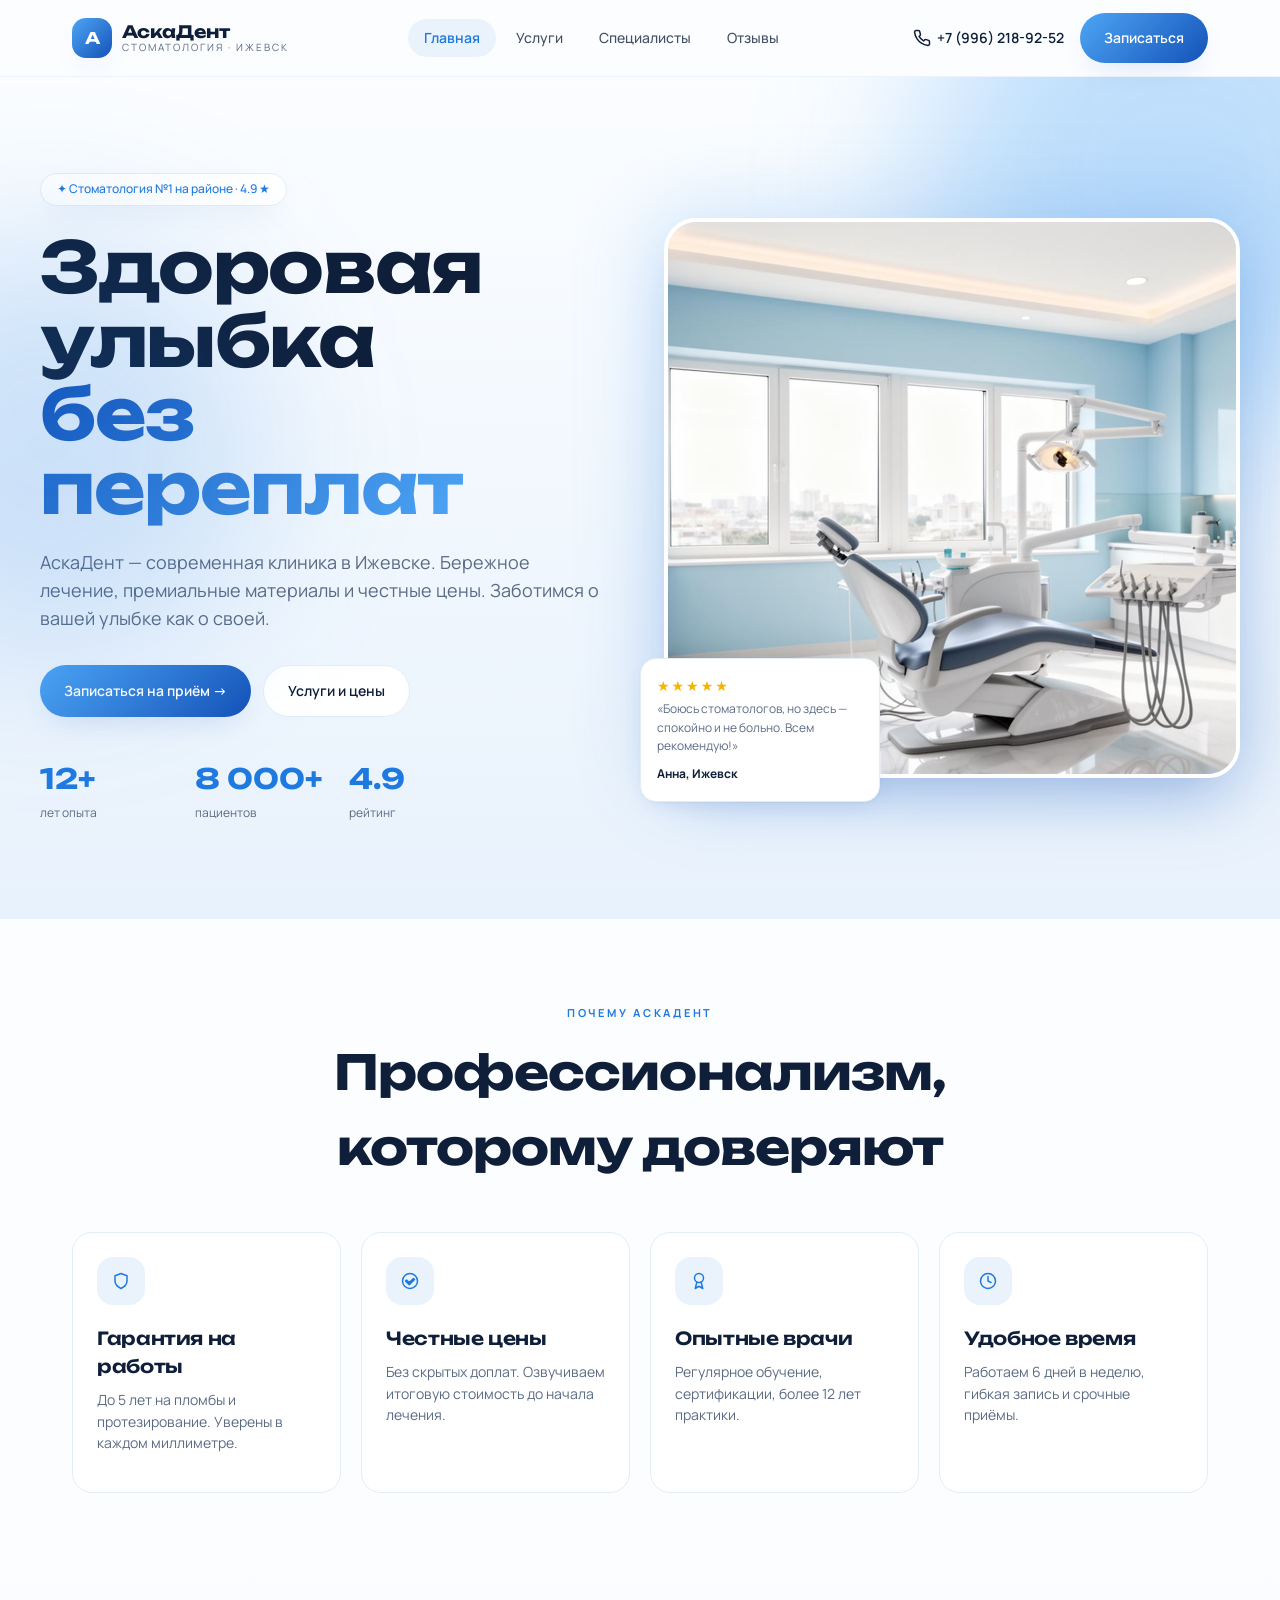
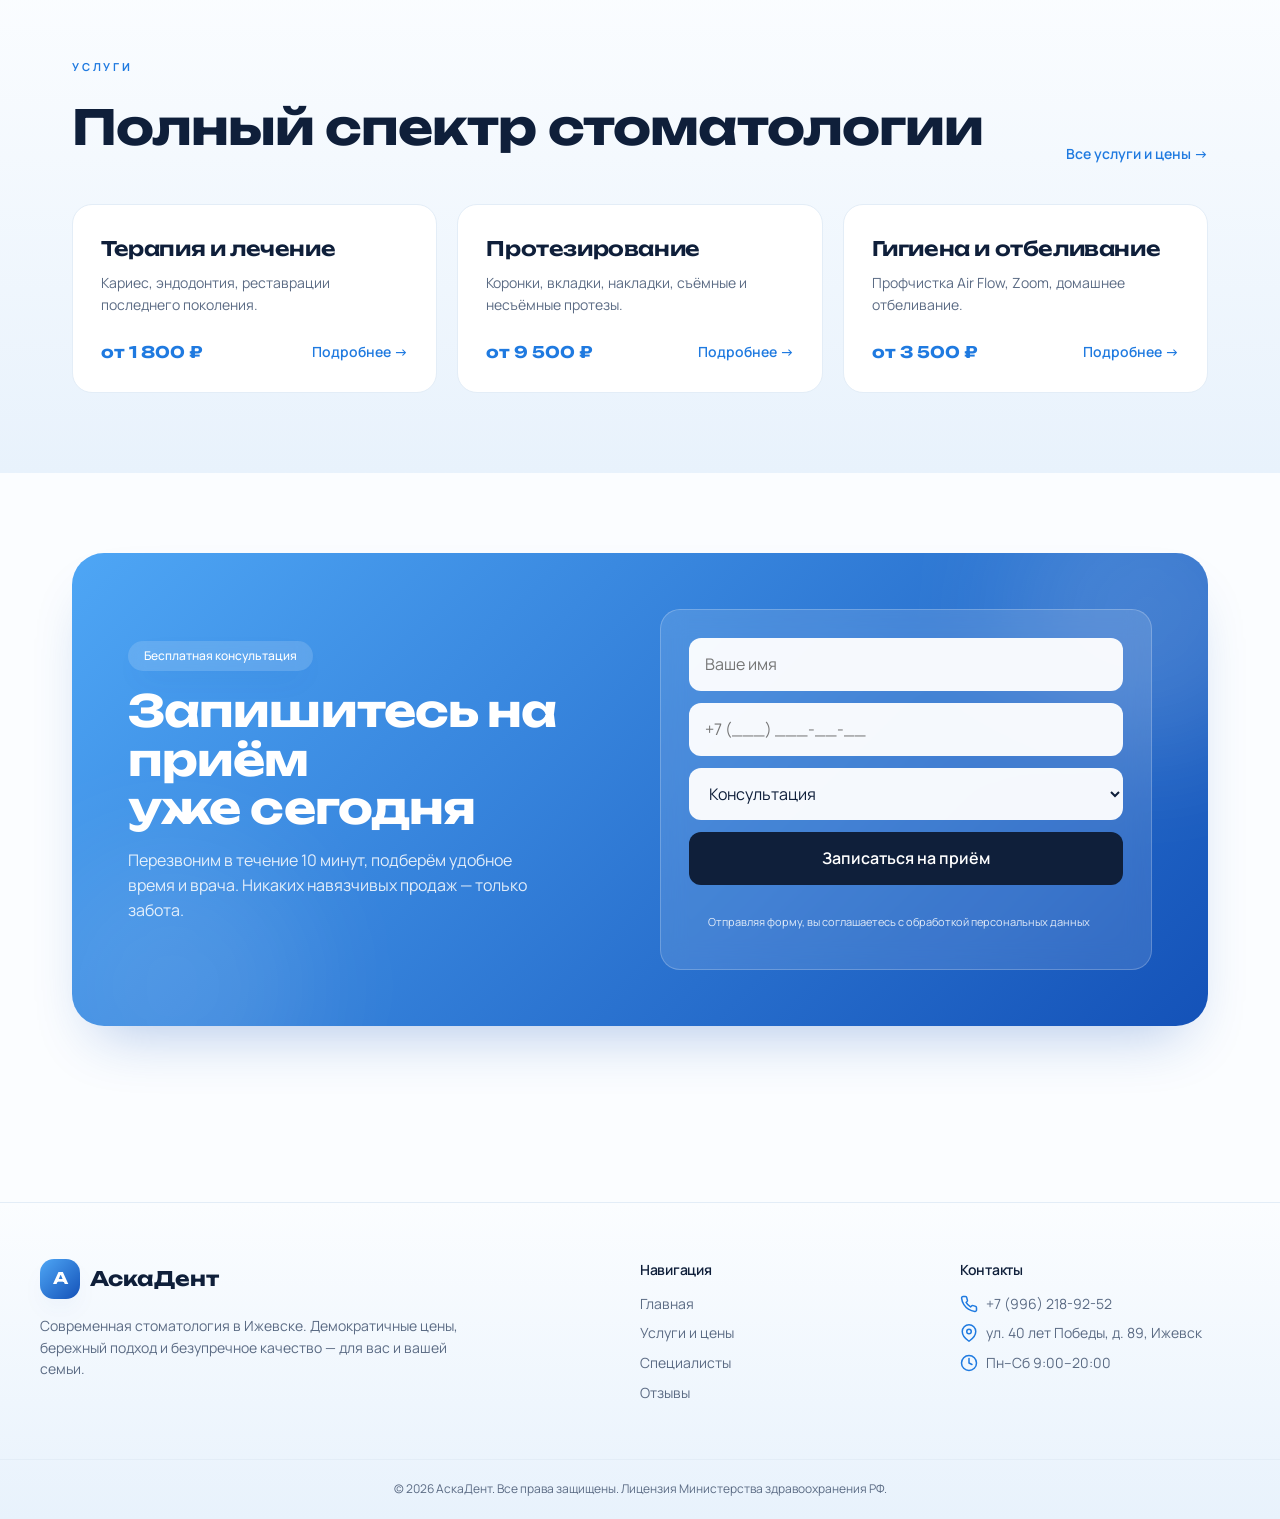
<file: index.html>
<!DOCTYPE html>
<html lang="ru">
<head>
  <meta charset="UTF-8">
  <meta name="viewport" content="width=device-width, initial-scale=1">
  <title>АскаДент — стоматология в Ижевске | Качественно и доступно</title>
  <meta name="description" content="Современная стоматология АскаДент в Ижевске: лечение, протезирование, гигиена. Демократичные цены, опытные врачи. Запись по +7 (996) 218-92-52.">
  <link rel="stylesheet" href="askadent/styles.css">
</head>
<body>
  <div data-include="header"></div>

  <section class="hero">
    <div class="container hero-grid">
      <div class="fade-up">
        <span class="badge">✦ Стоматология №1 на районе · 4.9 ★</span>
        <h1>Здоровая улыбка<br><span class="text-gradient">без переплат</span></h1>
        <p class="lead">АскаДент — современная клиника в Ижевске. Бережное лечение, премиальные материалы и честные цены. Заботимся о вашей улыбке как о своей.</p>
        <div class="hero-actions">
          <a href="#booking" class="btn btn-primary">Записаться на приём →</a>
          <a href="askadent/services.html" class="btn btn-outline">Услуги и цены</a>
        </div>
        <div class="hero-stats">
          <div><div class="stat-v">12+</div><div class="stat-l">лет опыта</div></div>
          <div><div class="stat-v">8 000+</div><div class="stat-l">пациентов</div></div>
          <div><div class="stat-v">4.9</div><div class="stat-l">рейтинг</div></div>
        </div>
      </div>
      <div class="hero-image-wrap fade-up delay">
        <div class="hero-image">
          <img src="askadent/assets/hero-clinic.jpg" alt="Современный кабинет стоматологии АскаДент в Ижевске" width="1600" height="1100">
        </div>
        <div class="review-bubble">
          <div class="stars">★★★★★</div>
          <p>«Боюсь стоматологов, но здесь — спокойно и не больно. Всем рекомендую!»</p>
          <strong>Анна, Ижевск</strong>
        </div>
      </div>
    </div>
  </section>

  <section class="block">
    <div class="container">
      <div class="section-head">
        <span class="eyebrow">Почему АскаДент</span>
        <h2>Профессионализм, которому доверяют</h2>
      </div>
      <div class="grid-4">
        <div class="benefit-card">
          <div class="benefit-icon"><svg class="icon" viewBox="0 0 24 24"><path d="M12 22s8-4 8-10V5l-8-3-8 3v7c0 6 8 10 8 10Z"/></svg></div>
          <h3>Гарантия на работы</h3>
          <p>До 5 лет на пломбы и протезирование. Уверены в каждом миллиметре.</p>
        </div>
        <div class="benefit-card">
          <div class="benefit-icon"><svg class="icon" viewBox="0 0 24 24"><path d="M11 17l-5-5 1.4-1.4L11 14.2 16.6 8.6 18 10l-7 7Z"/><circle cx="12" cy="12" r="10"/></svg></div>
          <h3>Честные цены</h3>
          <p>Без скрытых доплат. Озвучиваем итоговую стоимость до начала лечения.</p>
        </div>
        <div class="benefit-card">
          <div class="benefit-icon"><svg class="icon" viewBox="0 0 24 24"><circle cx="12" cy="8" r="6"/><path d="M9 14l-2 8 5-3 5 3-2-8"/></svg></div>
          <h3>Опытные врачи</h3>
          <p>Регулярное обучение, сертификации, более 12 лет практики.</p>
        </div>
        <div class="benefit-card">
          <div class="benefit-icon"><svg class="icon" viewBox="0 0 24 24"><circle cx="12" cy="12" r="10"/><path d="M12 6v6l4 2"/></svg></div>
          <h3>Удобное время</h3>
          <p>Работаем 6 дней в неделю, гибкая запись и срочные приёмы.</p>
        </div>
      </div>
    </div>
  </section>

  <section class="block bg-soft">
    <div class="container">
      <div class="services-head">
        <div>
          <span class="eyebrow">Услуги</span>
          <h2 style="margin-top:12px;font-size:clamp(28px,4vw,48px);">Полный спектр стоматологии</h2>
        </div>
        <a href="askadent/services.html" class="link-arrow">Все услуги и цены →</a>
      </div>
      <div class="grid-3">
        <div class="service-card">
          <h3>Терапия и лечение</h3>
          <p>Кариес, эндодонтия, реставрации последнего поколения.</p>
          <div class="service-foot">
            <span class="service-price">от 1 800 ₽</span>
            <a href="askadent/services.html" class="link-arrow">Подробнее →</a>
          </div>
        </div>
        <div class="service-card">
          <h3>Протезирование</h3>
          <p>Коронки, вкладки, накладки, съёмные и несъёмные протезы.</p>
          <div class="service-foot">
            <span class="service-price">от 9 500 ₽</span>
            <a href="askadent/services.html" class="link-arrow">Подробнее →</a>
          </div>
        </div>
        <div class="service-card">
          <h3>Гигиена и отбеливание</h3>
          <p>Профчистка Air Flow, Zoom, домашнее отбеливание.</p>
          <div class="service-foot">
            <span class="service-price">от 3 500 ₽</span>
            <a href="saskadent/ervices.html" class="link-arrow">Подробнее →</a>
          </div>
        </div>
      </div>
    </div>
  </section>

  <div data-include="booking"></div>
  <div data-include="footer"></div>

  <script src="askadent/partials.js"></script>
  <script src="askadent/script.js"></script>
</body>
</html>
</file>
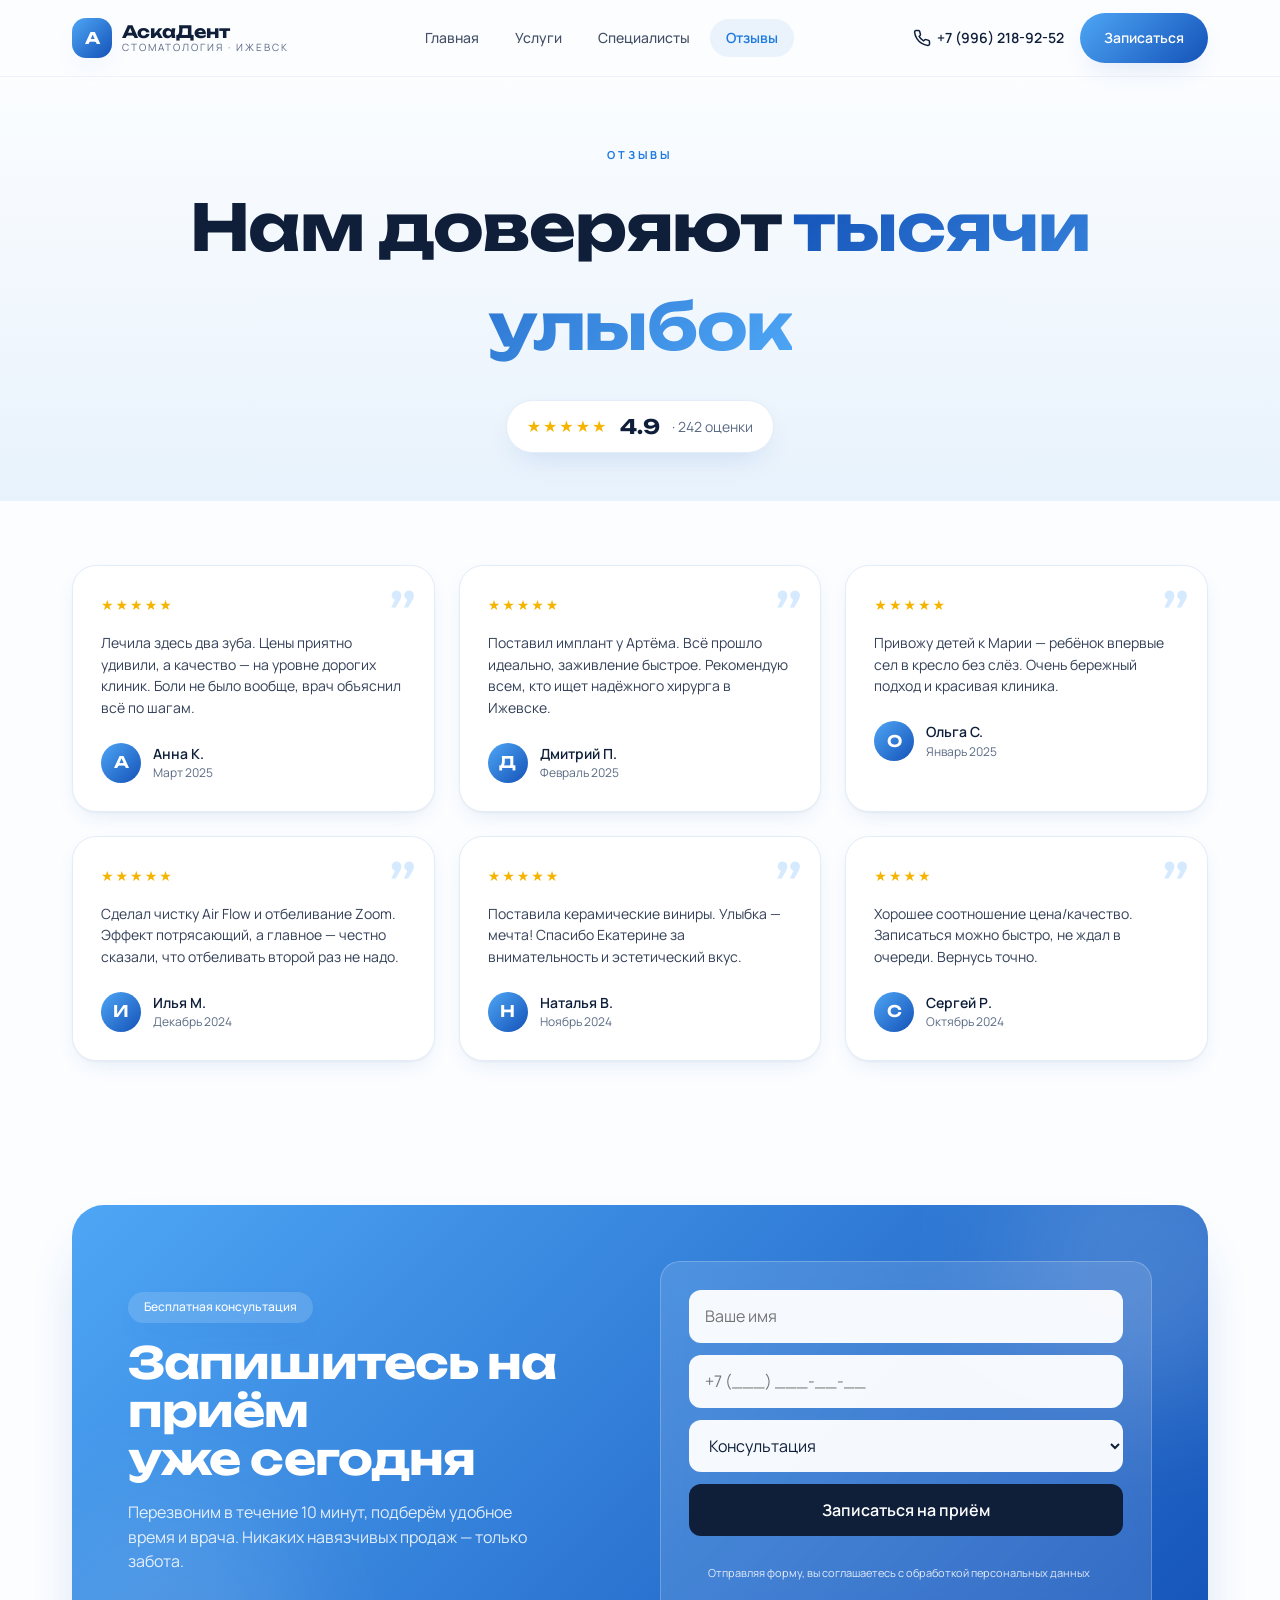
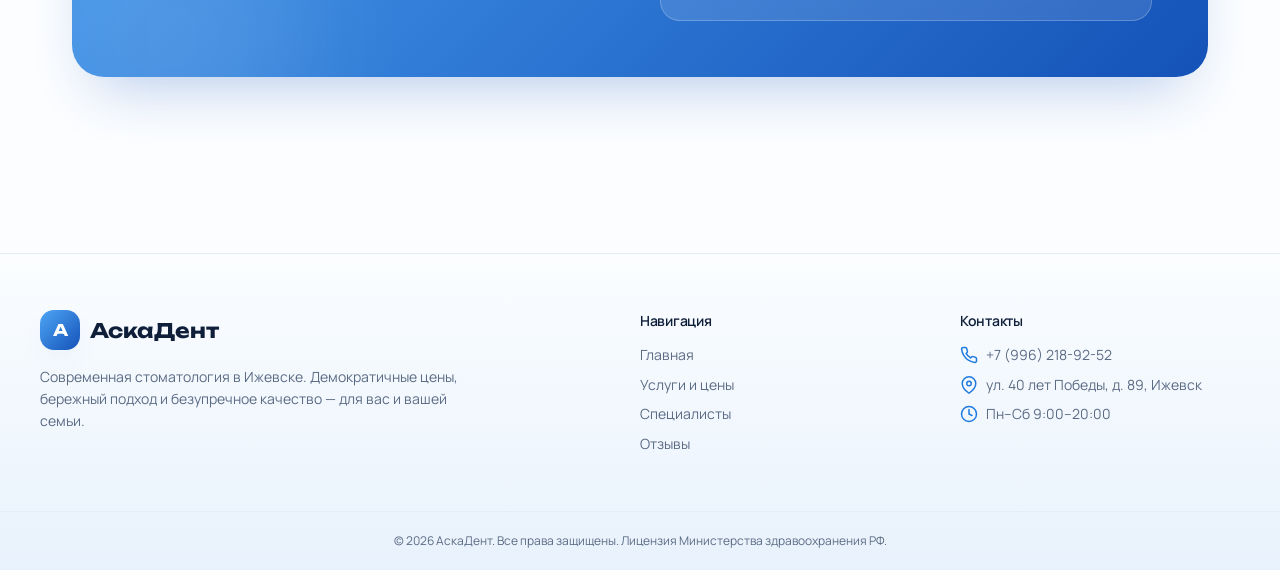
<file: reviews.html>
<!DOCTYPE html>
<html lang="ru">
<head>
  <meta charset="UTF-8">
  <meta name="viewport" content="width=device-width, initial-scale=1">
  <title>Отзывы пациентов — АскаДент, стоматология в Ижевске</title>
  <meta name="description" content="Реальные отзывы о стоматологии АскаДент в Ижевске. Рейтинг 4.9 на основе 240+ оценок.">
  <link rel="stylesheet" href="askadent/styles.css">
</head>
<body>
  <div data-include="header"></div>

  <section class="page-hero">
    <div class="container">
      <span class="eyebrow">Отзывы</span>
      <h1>Нам доверяют <span class="text-gradient">тысячи улыбок</span></h1>
      <div class="rating-pill">
        <span class="stars">★★★★★</span>
        <span class="rating-num">4.9</span>
        <span class="rating-cnt">· 242 оценки</span>
      </div>
    </div>
  </section>

  <div class="container">
    <div class="reviews-grid">

      <article class="review">
        <div class="quote">”</div>
        <div class="stars">★★★★★</div>
        <p>Лечила здесь два зуба. Цены приятно удивили, а качество — на уровне дорогих клиник. Боли не было вообще, врач объяснил всё по шагам.</p>
        <div class="review-author"><div class="avatar">А</div><div><div class="author-name">Анна К.</div><div class="author-date">Март 2025</div></div></div>
      </article>

      <article class="review">
        <div class="quote">”</div>
        <div class="stars">★★★★★</div>
        <p>Поставил имплант у Артёма. Всё прошло идеально, заживление быстрое. Рекомендую всем, кто ищет надёжного хирурга в Ижевске.</p>
        <div class="review-author"><div class="avatar">Д</div><div><div class="author-name">Дмитрий П.</div><div class="author-date">Февраль 2025</div></div></div>
      </article>

      <article class="review">
        <div class="quote">”</div>
        <div class="stars">★★★★★</div>
        <p>Привожу детей к Марии — ребёнок впервые сел в кресло без слёз. Очень бережный подход и красивая клиника.</p>
        <div class="review-author"><div class="avatar">О</div><div><div class="author-name">Ольга С.</div><div class="author-date">Январь 2025</div></div></div>
      </article>

      <article class="review">
        <div class="quote">”</div>
        <div class="stars">★★★★★</div>
        <p>Сделал чистку Air Flow и отбеливание Zoom. Эффект потрясающий, а главное — честно сказали, что отбеливать второй раз не надо.</p>
        <div class="review-author"><div class="avatar">И</div><div><div class="author-name">Илья М.</div><div class="author-date">Декабрь 2024</div></div></div>
      </article>

      <article class="review">
        <div class="quote">”</div>
        <div class="stars">★★★★★</div>
        <p>Поставила керамические виниры. Улыбка — мечта! Спасибо Екатерине за внимательность и эстетический вкус.</p>
        <div class="review-author"><div class="avatar">Н</div><div><div class="author-name">Наталья В.</div><div class="author-date">Ноябрь 2024</div></div></div>
      </article>

      <article class="review">
        <div class="quote">”</div>
        <div class="stars">★★★★</div>
        <p>Хорошее соотношение цена/качество. Записаться можно быстро, не ждал в очереди. Вернусь точно.</p>
        <div class="review-author"><div class="avatar">С</div><div><div class="author-name">Сергей Р.</div><div class="author-date">Октябрь 2024</div></div></div>
      </article>

    </div>
  </div>

  <div data-include="booking"></div>
  <div data-include="footer"></div>

  <script src="askadent/partials.js"></script>
  <script src="askadent/script.js"></script>
</body>
</html>
</file>
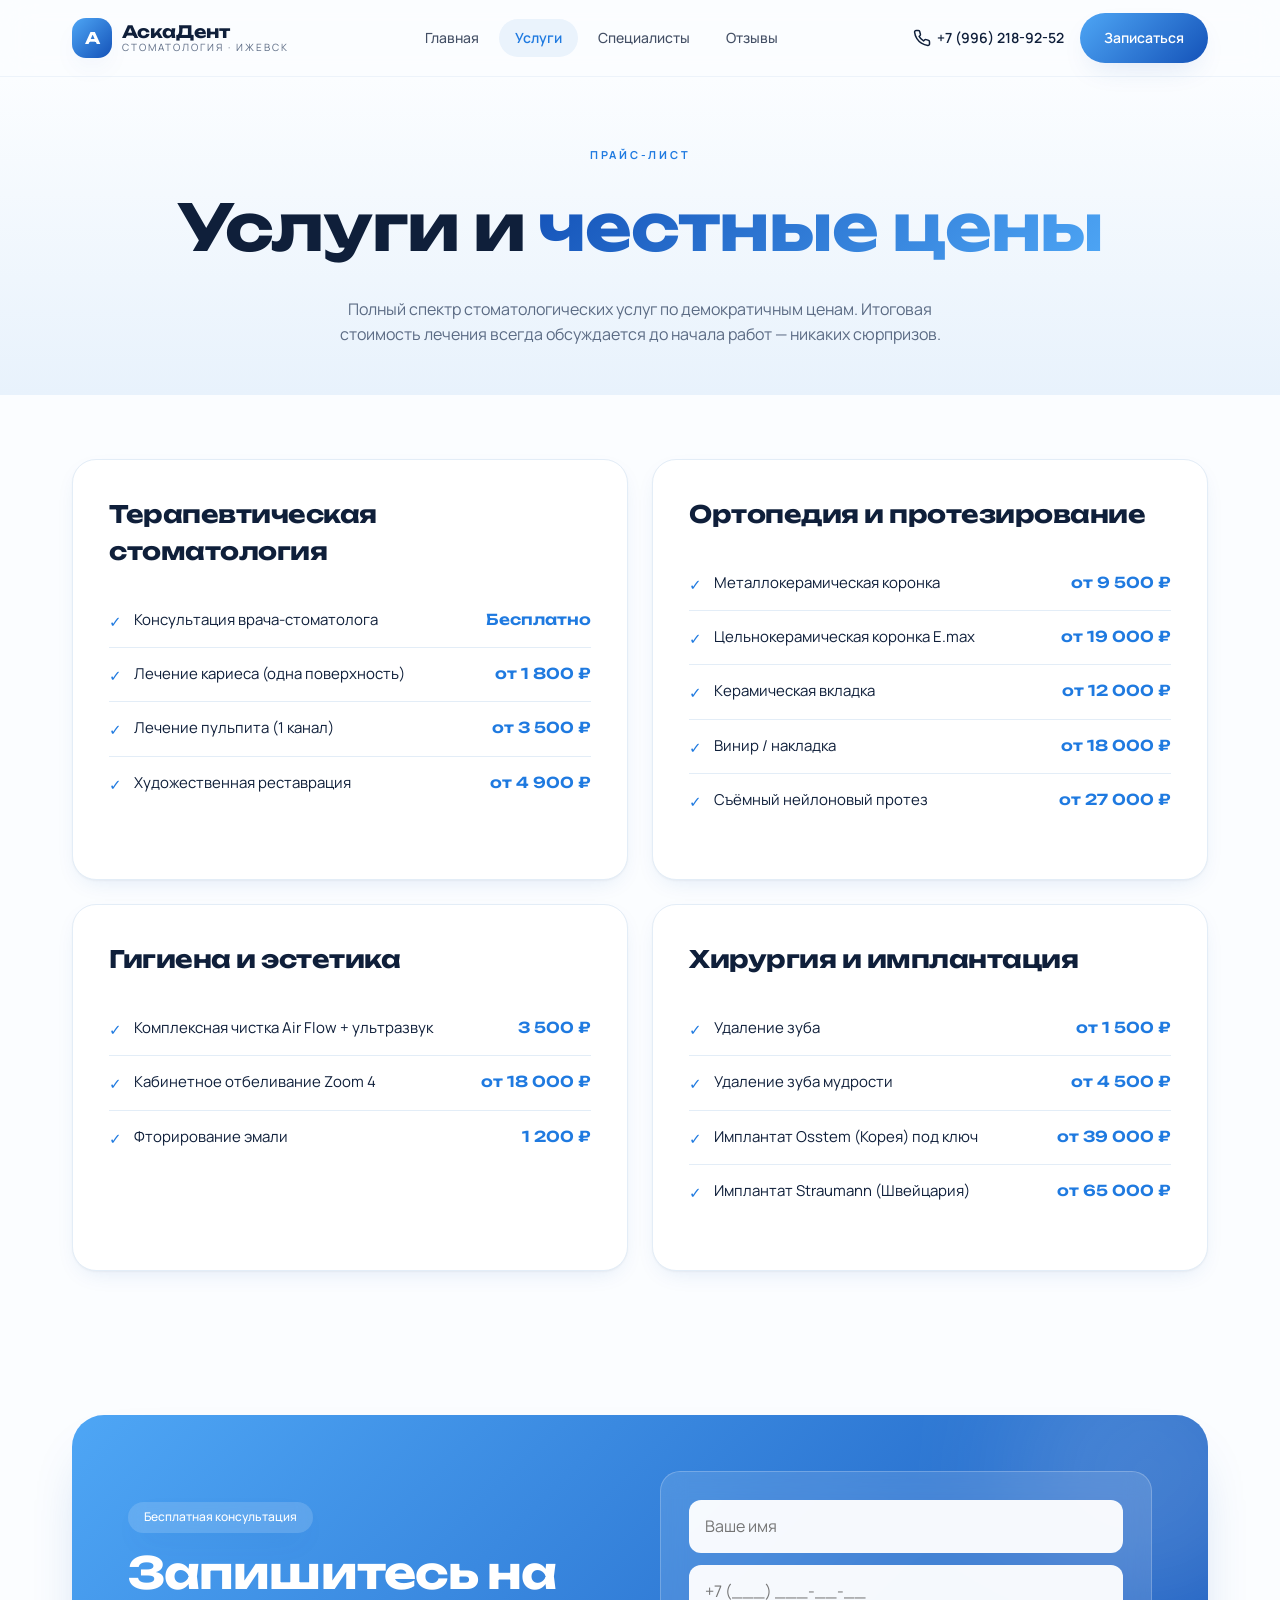
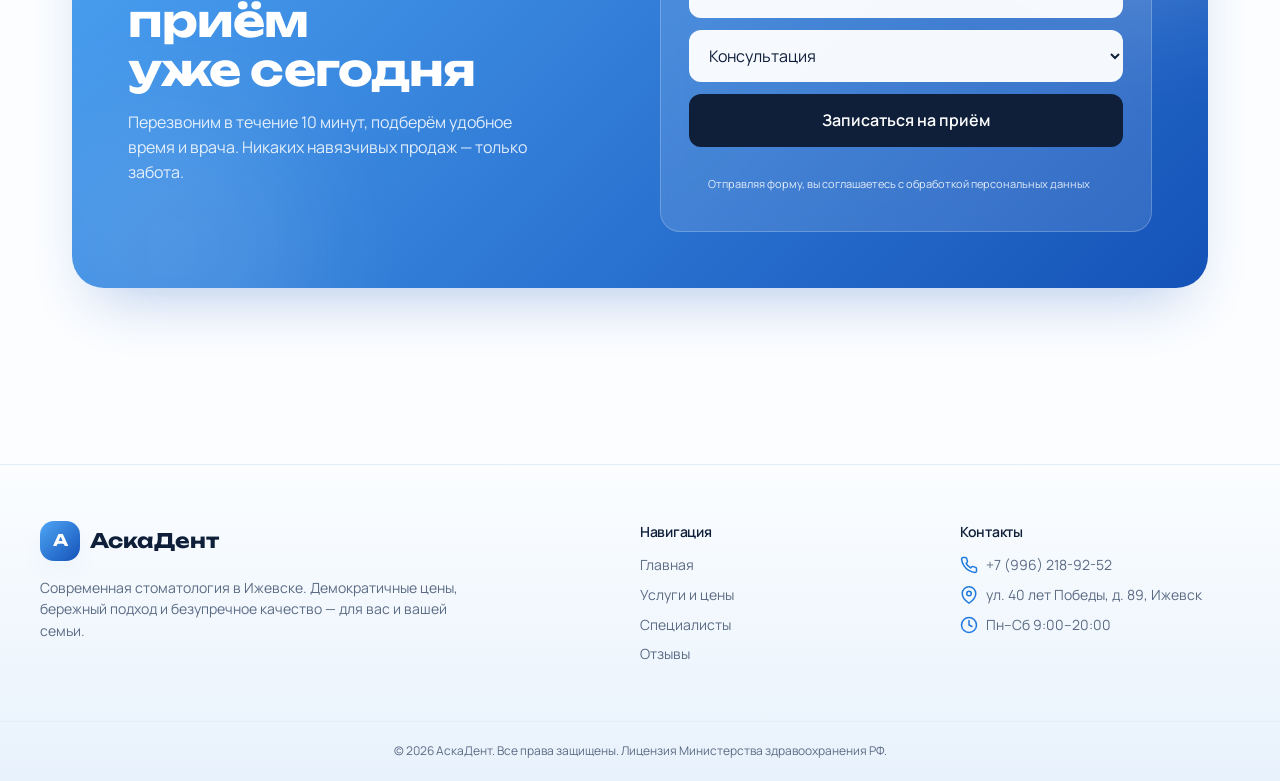
<file: services.html>
<!DOCTYPE html>
<html lang="ru">
<head>
  <meta charset="UTF-8">
  <meta name="viewport" content="width=device-width, initial-scale=1">
  <title>Услуги и цены — АскаДент, стоматология в Ижевске</title>
  <meta name="description" content="Прайс на услуги стоматологии АскаДент в Ижевске: лечение, коронки, вкладки, накладки, протезы, имплантация, гигиена.">
  <link rel="stylesheet" href="askadent/styles.css">
</head>
<body>
  <div data-include="header"></div>

  <section class="page-hero">
    <div class="container">
      <span class="eyebrow">Прайс-лист</span>
      <h1>Услуги и <span class="text-gradient">честные цены</span></h1>
      <p>Полный спектр стоматологических услуг по демократичным ценам. Итоговая стоимость лечения всегда обсуждается до начала работ — никаких сюрпризов.</p>
    </div>
  </section>

  <div class="container">
    <div class="grid-2">

      <div class="price-card">
        <h2>Терапевтическая стоматология</h2>
        <ul class="price-list">
          <li><span class="price-name"><span class="check">✓</span>Консультация врача-стоматолога</span><span class="price-val">Бесплатно</span></li>
          <li><span class="price-name"><span class="check">✓</span>Лечение кариеса (одна поверхность)</span><span class="price-val">от 1 800 ₽</span></li>
          <li><span class="price-name"><span class="check">✓</span>Лечение пульпита (1 канал)</span><span class="price-val">от 3 500 ₽</span></li>
          <li><span class="price-name"><span class="check">✓</span>Художественная реставрация</span><span class="price-val">от 4 900 ₽</span></li>
        </ul>
      </div>

      <div class="price-card">
        <h2>Ортопедия и протезирование</h2>
        <ul class="price-list">
          <li><span class="price-name"><span class="check">✓</span>Металлокерамическая коронка</span><span class="price-val">от 9 500 ₽</span></li>
          <li><span class="price-name"><span class="check">✓</span>Цельнокерамическая коронка E.max</span><span class="price-val">от 19 000 ₽</span></li>
          <li><span class="price-name"><span class="check">✓</span>Керамическая вкладка</span><span class="price-val">от 12 000 ₽</span></li>
          <li><span class="price-name"><span class="check">✓</span>Винир / накладка</span><span class="price-val">от 18 000 ₽</span></li>
          <li><span class="price-name"><span class="check">✓</span>Съёмный нейлоновый протез</span><span class="price-val">от 27 000 ₽</span></li>
        </ul>
      </div>

      <div class="price-card">
        <h2>Гигиена и эстетика</h2>
        <ul class="price-list">
          <li><span class="price-name"><span class="check">✓</span>Комплексная чистка Air Flow + ультразвук</span><span class="price-val">3 500 ₽</span></li>
          <li><span class="price-name"><span class="check">✓</span>Кабинетное отбеливание Zoom 4</span><span class="price-val">от 18 000 ₽</span></li>
          <li><span class="price-name"><span class="check">✓</span>Фторирование эмали</span><span class="price-val">1 200 ₽</span></li>
        </ul>
      </div>

      <div class="price-card">
        <h2>Хирургия и имплантация</h2>
        <ul class="price-list">
          <li><span class="price-name"><span class="check">✓</span>Удаление зуба</span><span class="price-val">от 1 500 ₽</span></li>
          <li><span class="price-name"><span class="check">✓</span>Удаление зуба мудрости</span><span class="price-val">от 4 500 ₽</span></li>
          <li><span class="price-name"><span class="check">✓</span>Имплантат Osstem (Корея) под ключ</span><span class="price-val">от 39 000 ₽</span></li>
          <li><span class="price-name"><span class="check">✓</span>Имплантат Straumann (Швейцария)</span><span class="price-val">от 65 000 ₽</span></li>
        </ul>
      </div>

    </div>
  </div>

  <div data-include="booking"></div>
  <div data-include="footer"></div>

  <script src="askadent/partials.js"></script>
  <script src="askadent/script.js"></script>
</body>
</html>
</file>
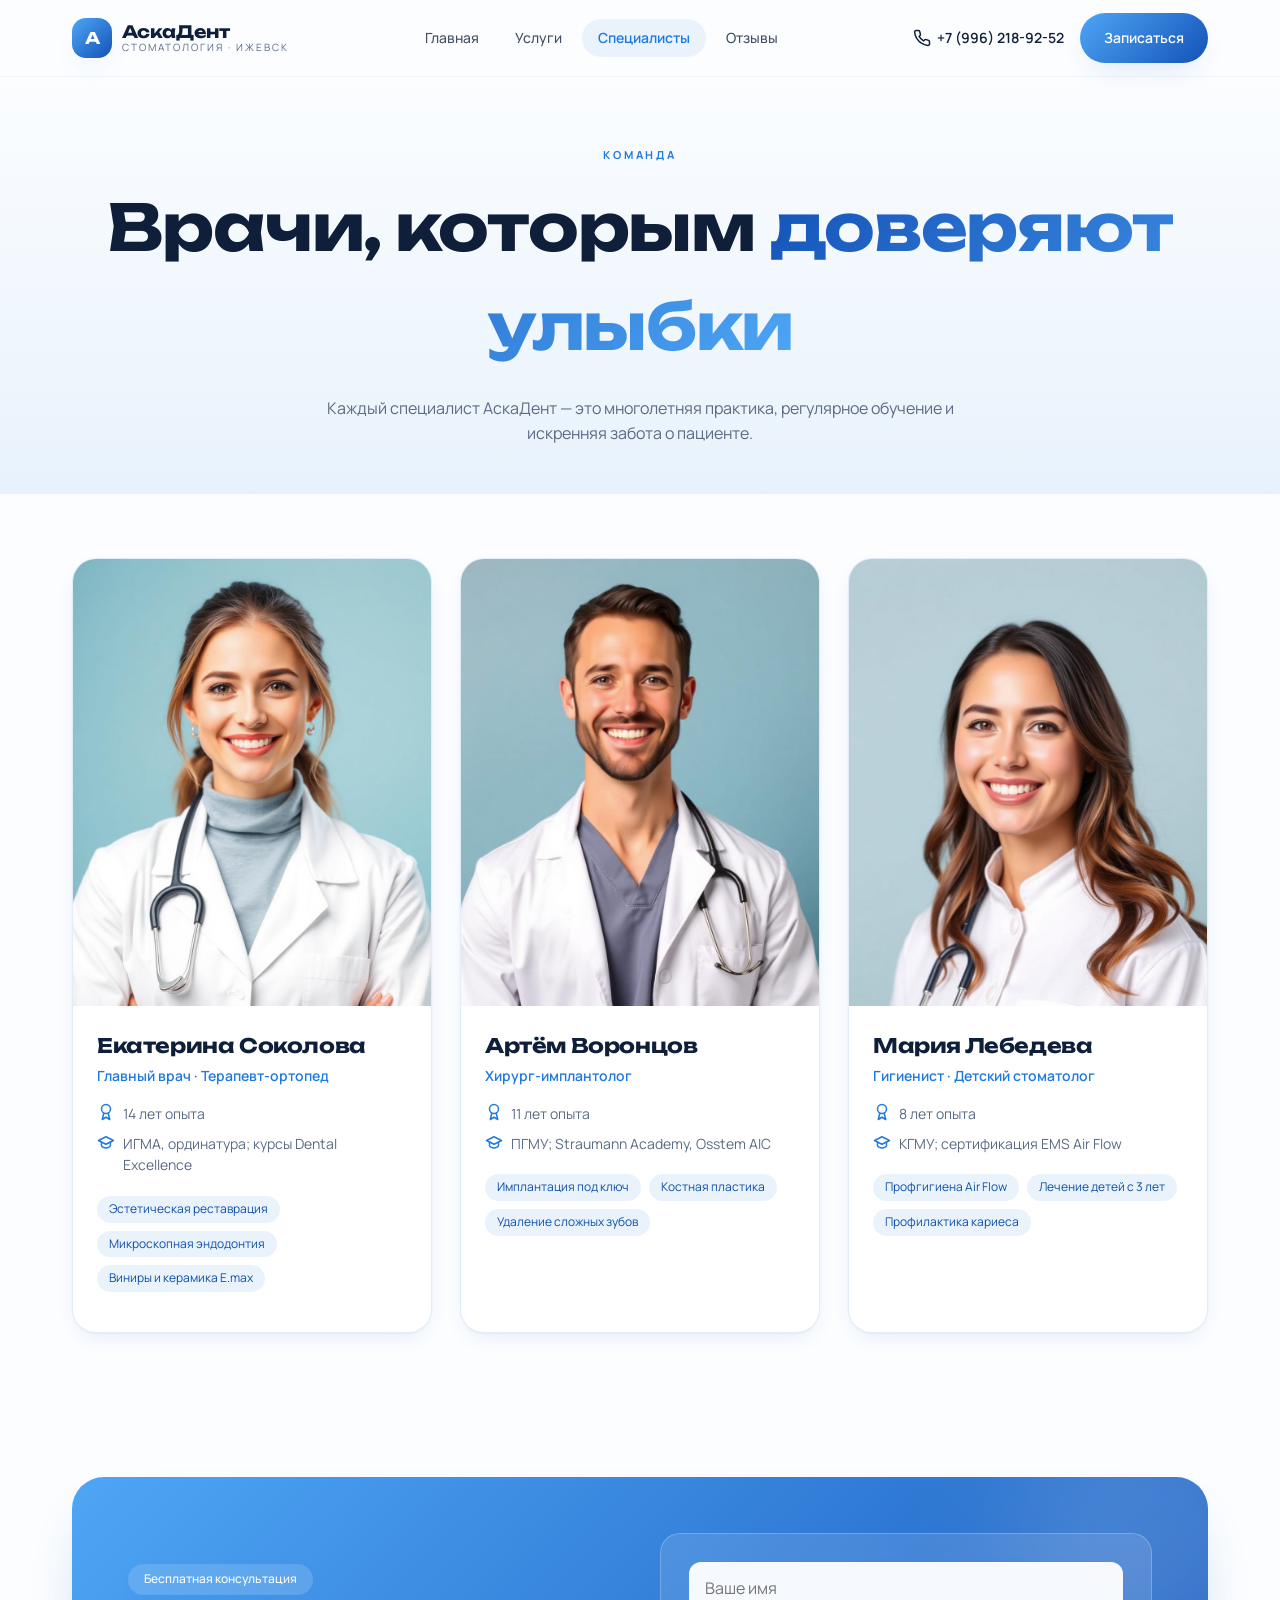
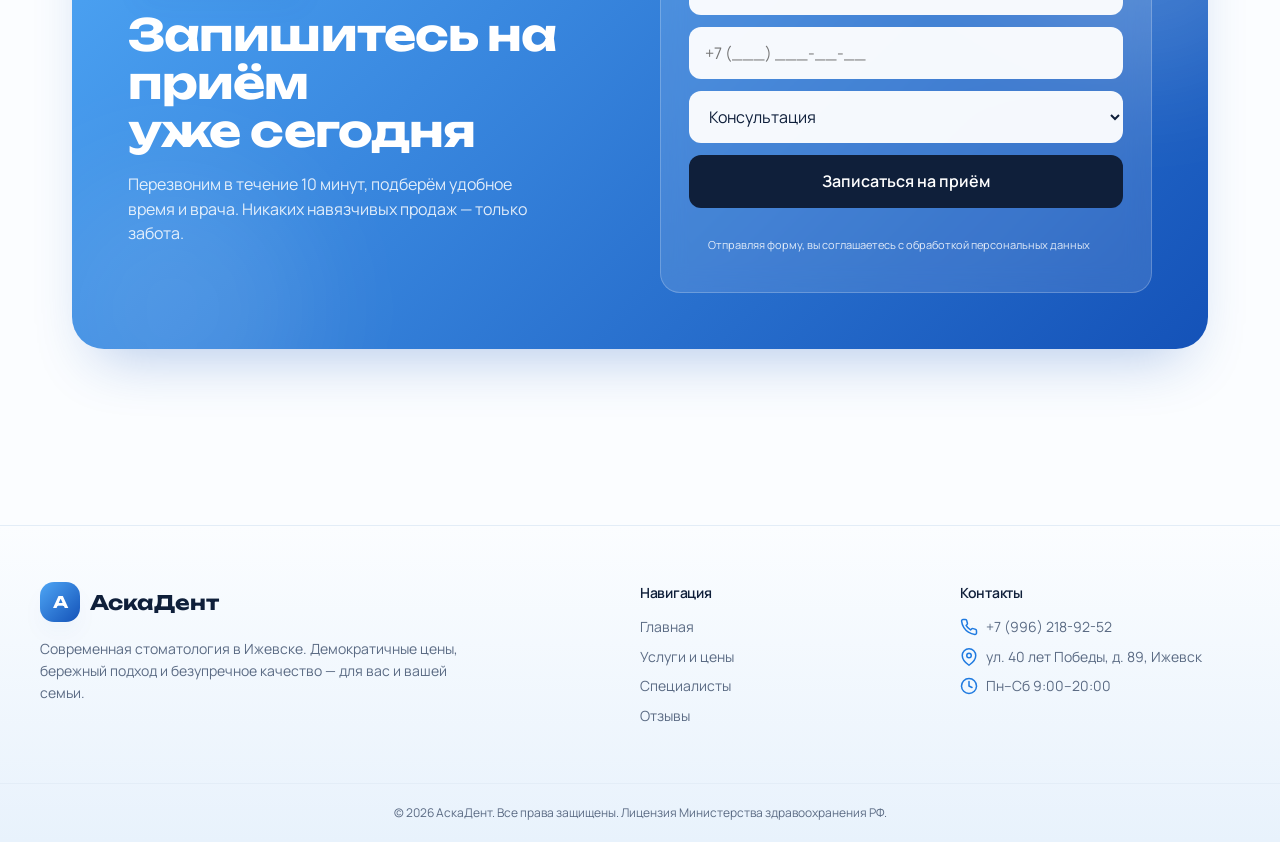
<file: specialists.html>
<!DOCTYPE html>
<html lang="ru">
<head>
  <meta charset="UTF-8">
  <meta name="viewport" content="width=device-width, initial-scale=1">
  <title>Специалисты — АскаДент, стоматология в Ижевске</title>
  <meta name="description" content="Опытные врачи стоматологии АскаДент в Ижевске. Терапевты, ортопеды, хирурги-имплантологи с многолетним стажем.">
  <link rel="stylesheet" href="askadent/styles.css">
</head>
<body>
  <div data-include="header"></div>

  <section class="page-hero">
    <div class="container">
      <span class="eyebrow">Команда</span>
      <h1>Врачи, которым <span class="text-gradient">доверяют улыбки</span></h1>
      <p>Каждый специалист АскаДент — это многолетняя практика, регулярное обучение и искренняя забота о пациенте.</p>
    </div>
  </section>

  <div class="container">
    <div class="team-grid">

      <article class="doctor">
        <div class="doctor-img"><img src="askadent/assets/doc-1.jpg" alt="Екатерина Соколова" loading="lazy" width="900" height="1100"></div>
        <div class="doctor-body">
          <h2>Екатерина Соколова</h2>
          <div class="doctor-role">Главный врач · Терапевт-ортопед</div>
          <div class="doctor-meta">
            <span><svg class="icon" viewBox="0 0 24 24" style="color:var(--primary);"><circle cx="12" cy="8" r="6"/><path d="M9 14l-2 8 5-3 5 3-2-8"/></svg>14 лет опыта</span>
            <span><svg class="icon" viewBox="0 0 24 24" style="color:var(--primary);"><path d="M22 10 12 5 2 10l10 5 10-5Z"/><path d="M6 12v5c0 1 3 3 6 3s6-2 6-3v-5"/></svg>ИГМА, ординатура; курсы Dental Excellence</span>
          </div>
          <ul class="doctor-tags">
            <li>Эстетическая реставрация</li>
            <li>Микроскопная эндодонтия</li>
            <li>Виниры и керамика E.max</li>
          </ul>
        </div>
      </article>

      <article class="doctor">
        <div class="doctor-img"><img src="askadent/assets/doc-2.jpg" alt="Артём Воронцов" loading="lazy" width="900" height="1100"></div>
        <div class="doctor-body">
          <h2>Артём Воронцов</h2>
          <div class="doctor-role">Хирург-имплантолог</div>
          <div class="doctor-meta">
            <span><svg class="icon" viewBox="0 0 24 24" style="color:var(--primary);"><circle cx="12" cy="8" r="6"/><path d="M9 14l-2 8 5-3 5 3-2-8"/></svg>11 лет опыта</span>
            <span><svg class="icon" viewBox="0 0 24 24" style="color:var(--primary);"><path d="M22 10 12 5 2 10l10 5 10-5Z"/><path d="M6 12v5c0 1 3 3 6 3s6-2 6-3v-5"/></svg>ПГМУ; Straumann Academy, Osstem AIC</span>
          </div>
          <ul class="doctor-tags">
            <li>Имплантация под ключ</li>
            <li>Костная пластика</li>
            <li>Удаление сложных зубов</li>
          </ul>
        </div>
      </article>

      <article class="doctor">
        <div class="doctor-img"><img src="askadent/assets/doc-3.jpg" alt="Мария Лебедева" loading="lazy" width="900" height="1100"></div>
        <div class="doctor-body">
          <h2>Мария Лебедева</h2>
          <div class="doctor-role">Гигиенист · Детский стоматолог</div>
          <div class="doctor-meta">
            <span><svg class="icon" viewBox="0 0 24 24" style="color:var(--primary);"><circle cx="12" cy="8" r="6"/><path d="M9 14l-2 8 5-3 5 3-2-8"/></svg>8 лет опыта</span>
            <span><svg class="icon" viewBox="0 0 24 24" style="color:var(--primary);"><path d="M22 10 12 5 2 10l10 5 10-5Z"/><path d="M6 12v5c0 1 3 3 6 3s6-2 6-3v-5"/></svg>КГМУ; сертификация EMS Air Flow</span>
          </div>
          <ul class="doctor-tags">
            <li>Профгигиена Air Flow</li>
            <li>Лечение детей с 3 лет</li>
            <li>Профилактика кариеса</li>
          </ul>
        </div>
      </article>

    </div>
  </div>

  <div data-include="booking"></div>
  <div data-include="footer"></div>

  <script src="askadent/partials.js"></script>
  <script src="askadent/script.js"></script>
</body>
</html>
</file>
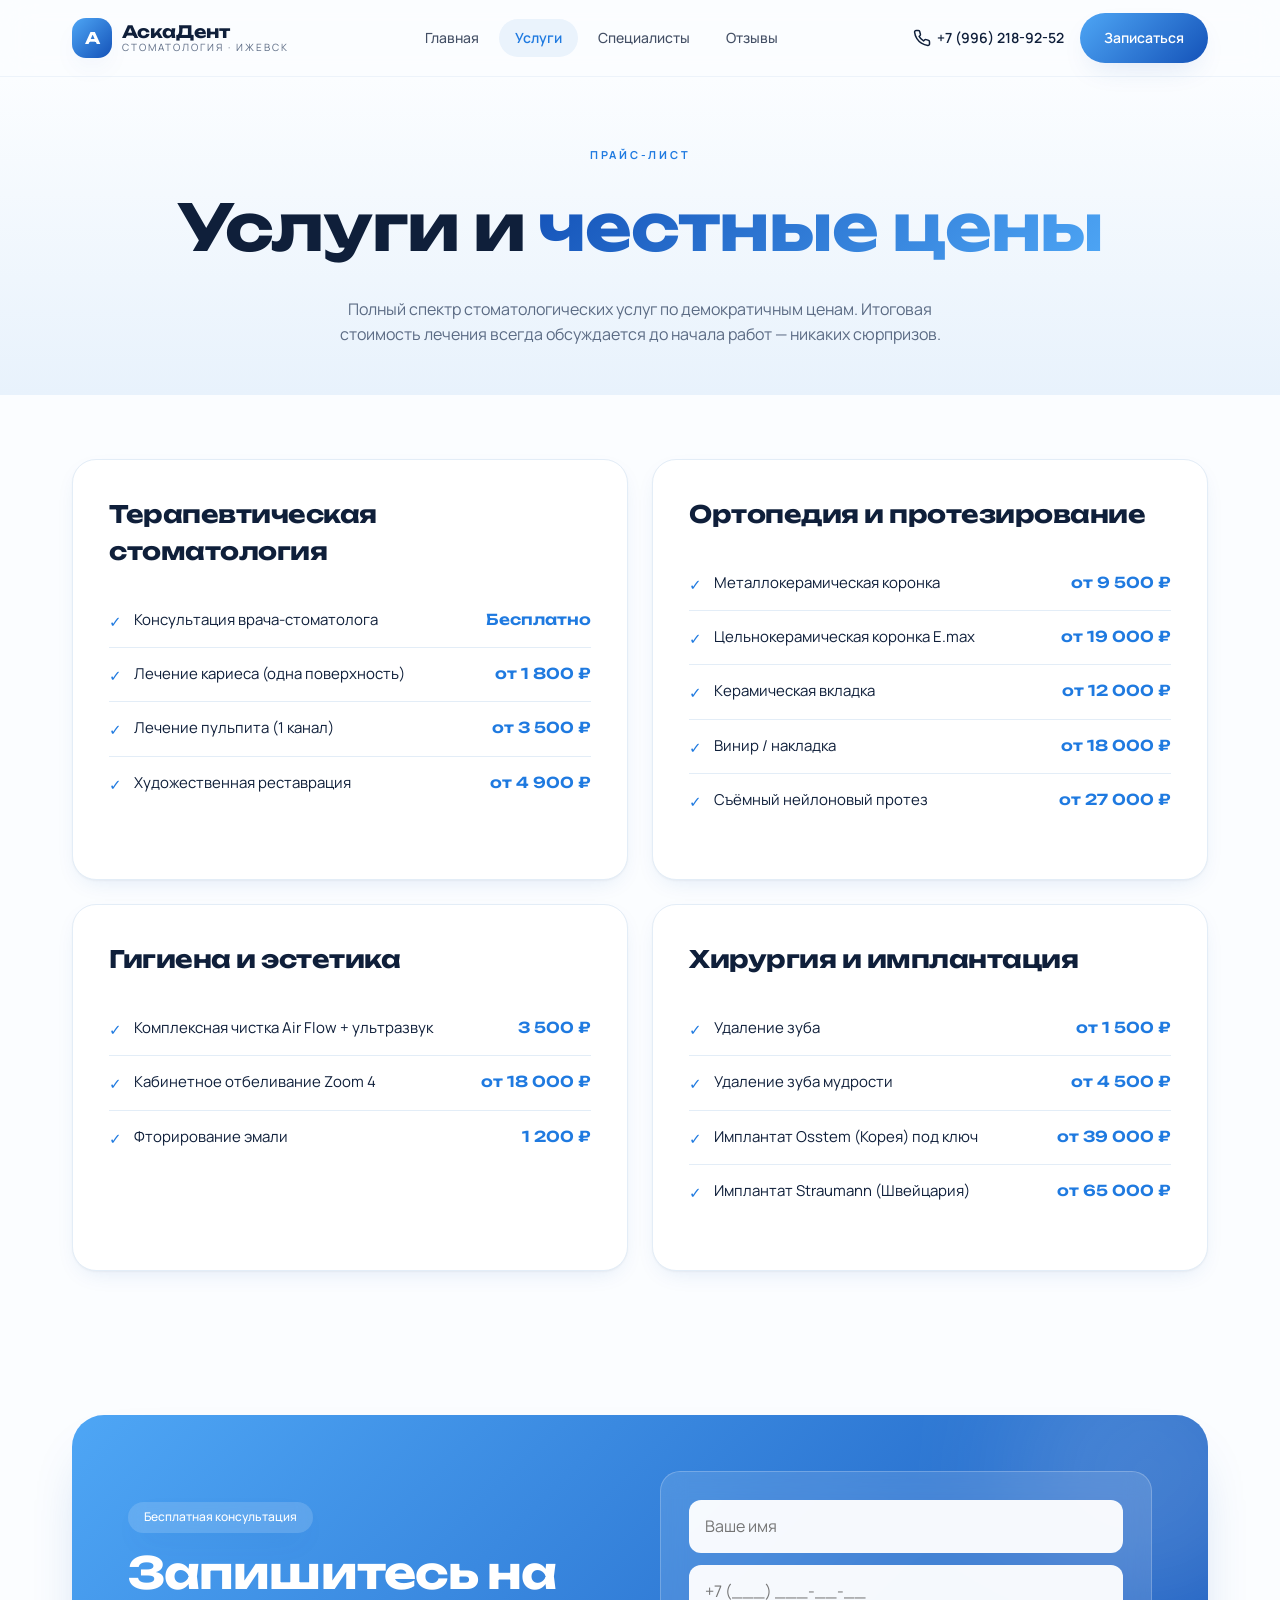
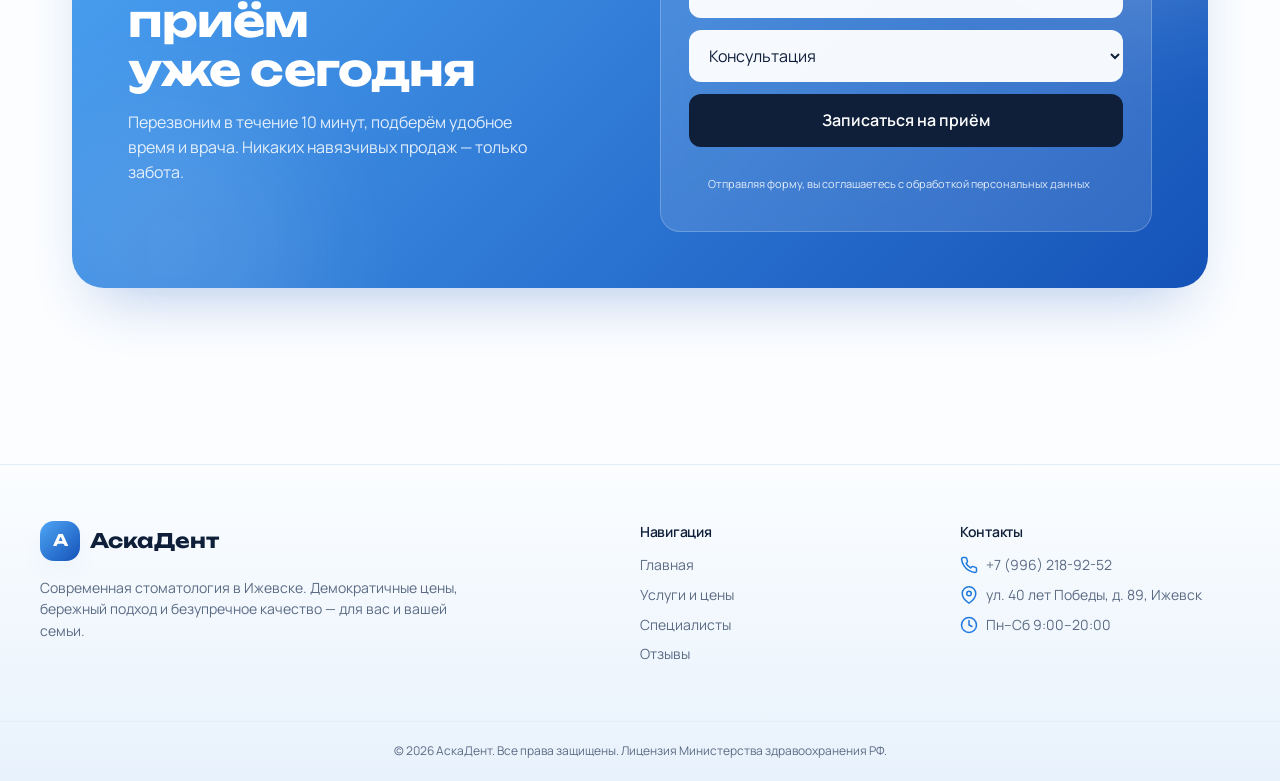
<file: askadent/services.html>
<!DOCTYPE html>
<html lang="ru">
<head>
  <meta charset="UTF-8">
  <meta name="viewport" content="width=device-width, initial-scale=1">
  <title>Услуги и цены — АскаДент, стоматология в Ижевске</title>
  <meta name="description" content="Прайс на услуги стоматологии АскаДент в Ижевске: лечение, коронки, вкладки, накладки, протезы, имплантация, гигиена.">
  <link rel="stylesheet" href="styles.css">
</head>
<body>
  <div data-include="header"></div>

  <section class="page-hero">
    <div class="container">
      <span class="eyebrow">Прайс-лист</span>
      <h1>Услуги и <span class="text-gradient">честные цены</span></h1>
      <p>Полный спектр стоматологических услуг по демократичным ценам. Итоговая стоимость лечения всегда обсуждается до начала работ — никаких сюрпризов.</p>
    </div>
  </section>

  <div class="container">
    <div class="grid-2">

      <div class="price-card">
        <h2>Терапевтическая стоматология</h2>
        <ul class="price-list">
          <li><span class="price-name"><span class="check">✓</span>Консультация врача-стоматолога</span><span class="price-val">Бесплатно</span></li>
          <li><span class="price-name"><span class="check">✓</span>Лечение кариеса (одна поверхность)</span><span class="price-val">от 1 800 ₽</span></li>
          <li><span class="price-name"><span class="check">✓</span>Лечение пульпита (1 канал)</span><span class="price-val">от 3 500 ₽</span></li>
          <li><span class="price-name"><span class="check">✓</span>Художественная реставрация</span><span class="price-val">от 4 900 ₽</span></li>
        </ul>
      </div>

      <div class="price-card">
        <h2>Ортопедия и протезирование</h2>
        <ul class="price-list">
          <li><span class="price-name"><span class="check">✓</span>Металлокерамическая коронка</span><span class="price-val">от 9 500 ₽</span></li>
          <li><span class="price-name"><span class="check">✓</span>Цельнокерамическая коронка E.max</span><span class="price-val">от 19 000 ₽</span></li>
          <li><span class="price-name"><span class="check">✓</span>Керамическая вкладка</span><span class="price-val">от 12 000 ₽</span></li>
          <li><span class="price-name"><span class="check">✓</span>Винир / накладка</span><span class="price-val">от 18 000 ₽</span></li>
          <li><span class="price-name"><span class="check">✓</span>Съёмный нейлоновый протез</span><span class="price-val">от 27 000 ₽</span></li>
        </ul>
      </div>

      <div class="price-card">
        <h2>Гигиена и эстетика</h2>
        <ul class="price-list">
          <li><span class="price-name"><span class="check">✓</span>Комплексная чистка Air Flow + ультразвук</span><span class="price-val">3 500 ₽</span></li>
          <li><span class="price-name"><span class="check">✓</span>Кабинетное отбеливание Zoom 4</span><span class="price-val">от 18 000 ₽</span></li>
          <li><span class="price-name"><span class="check">✓</span>Фторирование эмали</span><span class="price-val">1 200 ₽</span></li>
        </ul>
      </div>

      <div class="price-card">
        <h2>Хирургия и имплантация</h2>
        <ul class="price-list">
          <li><span class="price-name"><span class="check">✓</span>Удаление зуба</span><span class="price-val">от 1 500 ₽</span></li>
          <li><span class="price-name"><span class="check">✓</span>Удаление зуба мудрости</span><span class="price-val">от 4 500 ₽</span></li>
          <li><span class="price-name"><span class="check">✓</span>Имплантат Osstem (Корея) под ключ</span><span class="price-val">от 39 000 ₽</span></li>
          <li><span class="price-name"><span class="check">✓</span>Имплантат Straumann (Швейцария)</span><span class="price-val">от 65 000 ₽</span></li>
        </ul>
      </div>

    </div>
  </div>

  <div data-include="booking"></div>
  <div data-include="footer"></div>

  <script src="partials.js"></script>
  <script src="script.js"></script>
</body>
</html>
</file>
<file: askadent/styles.css>
@import url("https://fonts.googleapis.com/css2?family=Manrope:wght@300;400;500;600;700;800&family=Unbounded:wght@500;600;700;800&display=swap");

:root {
  --bg: #fbfdff;
  --fg: #0f1f3a;
  --muted: #5b6b84;
  --border: #e3edf7;
  --card: #ffffff;
  --secondary: #eaf3fc;
  --accent: #d6eaff;
  --primary: #1f7ae0;
  --primary-deep: #0e4fa8;
  --primary-soft: #eaf3fc;
  --gradient-hero: linear-gradient(135deg, #4ea6f5 0%, #1452b8 100%);
  --gradient-text: linear-gradient(135deg, #1452b8, #4ea6f5);
  --gradient-soft: linear-gradient(180deg, #fbfdff 0%, #e8f2fc 100%);
  --shadow-soft: 0 12px 30px -12px rgba(20, 82, 184, 0.18);
  --shadow-elegant: 0 30px 60px -25px rgba(20, 82, 184, 0.32);
  --shadow-card: 0 1px 2px rgba(0,0,0,.04), 0 8px 24px -10px rgba(20,82,184,.15);
  --radius: 1rem;
  --transition: .4s cubic-bezier(.22,1,.36,1);
}

* { box-sizing: border-box; }
html { scroll-behavior: smooth; }
body {
  margin: 0;
  font-family: "Manrope", system-ui, sans-serif;
  background: var(--bg);
  color: var(--fg);
  -webkit-font-smoothing: antialiased;
  line-height: 1.55;
}
img { max-width: 100%; display: block; }
a { color: inherit; text-decoration: none; }
button { font: inherit; cursor: pointer; border: none; background: none; color: inherit; }

h1, h2, h3, h4 {
  font-family: "Unbounded", system-ui, sans-serif;
  letter-spacing: -0.02em;
  margin: 0;
}

.container { max-width: 1200px; margin: 0 auto; padding: 0 20px; }
@media (min-width: 1024px) { .container { padding: 0 32px; } }

.text-gradient {
  background: var(--gradient-text);
  -webkit-background-clip: text;
  background-clip: text;
  color: transparent;
}

.btn {
  display: inline-flex; align-items: center; gap: .5rem;
  padding: 14px 24px; border-radius: 999px;
  font-weight: 600; font-size: 14px;
  transition: var(--transition);
}
.btn-primary {
  background: var(--gradient-hero); color: #fff;
  box-shadow: var(--shadow-soft);
}
.btn-primary:hover { box-shadow: var(--shadow-elegant); transform: translateY(-1px); }
.btn-outline {
  background: #fff; border: 1px solid var(--border); color: var(--fg);
}
.btn-outline:hover { background: var(--secondary); }

.eyebrow {
  display: inline-block;
  font-size: 11px; letter-spacing: .25em; text-transform: uppercase;
  color: var(--primary); font-weight: 700;
}

/* ============ HEADER ============ */
.site-header {
  position: sticky; top: 0; z-index: 50;
  backdrop-filter: blur(16px);
  background: rgba(251, 253, 255, .78);
  border-bottom: 1px solid rgba(227, 237, 247, .6);
}
.header-inner {
  display: flex; align-items: center; justify-content: space-between;
  height: 76px;
}
.logo { display: flex; align-items: center; gap: 10px; }
.logo-mark {
  width: 40px; height: 40px; border-radius: 14px;
  background: var(--gradient-hero); color: #fff;
  display: grid; place-items: center;
  font-family: "Unbounded", sans-serif; font-weight: 700;
  box-shadow: var(--shadow-soft);
}
.logo-text { display: flex; flex-direction: column; line-height: 1.1; }
.logo-name { font-family: "Unbounded", sans-serif; font-weight: 700; font-size: 17px; }
.logo-sub { font-size: 10px; letter-spacing: .2em; text-transform: uppercase; color: var(--muted); }

.nav { display: none; gap: 4px; align-items: center; }
.nav a {
  padding: 8px 16px; border-radius: 999px;
  font-size: 14px; font-weight: 500; color: rgba(15,31,58,.78);
  transition: var(--transition);
}
.nav a:hover { color: var(--primary); background: var(--secondary); }
.nav a.active { color: var(--primary); background: var(--secondary); font-weight: 600; }

.header-cta { display: none; align-items: center; gap: 16px; }
.header-phone { font-weight: 600; font-size: 14px; display: inline-flex; gap: 6px; align-items: center; }
.header-phone:hover { color: var(--primary); }

.menu-btn { display: block; padding: 8px; border-radius: 8px; }
.menu-btn:hover { background: var(--secondary); }

@media (min-width: 1024px) {
  .nav, .header-cta { display: flex; }
  .menu-btn { display: none; }
}

.mobile-menu {
  display: none; border-top: 1px solid var(--border); background: #fff;
  padding: 12px 20px;
}
.mobile-menu.open { display: block; }
.mobile-menu a {
  display: block; padding: 12px 16px; border-radius: 12px;
  font-size: 14px; font-weight: 500;
}
.mobile-menu a:hover, .mobile-menu a.active { background: var(--secondary); color: var(--primary); }
.mobile-menu .btn { width: 100%; justify-content: center; margin-top: 8px; }

/* ============ HERO ============ */
.hero { position: relative; overflow: hidden; background: var(--gradient-soft); }
.hero::before, .hero::after {
  content: ""; position: absolute; border-radius: 50%; filter: blur(80px); pointer-events: none;
}
.hero::before { width: 520px; height: 520px; background: rgba(78, 166, 245, .35); top: -160px; right: -160px; }
.hero::after { width: 420px; height: 420px; background: rgba(31, 122, 224, .18); top: 160px; left: -160px; }

.hero-grid {
  position: relative;
  display: grid; gap: 48px; align-items: center;
  padding: 64px 0 80px;
}
@media (min-width: 1024px) { .hero-grid { grid-template-columns: 1fr 1fr; padding: 96px 0; } }

.badge {
  display: inline-flex; align-items: center; gap: 8px;
  background: #fff; border: 1px solid var(--border);
  padding: 6px 16px; border-radius: 999px;
  font-size: 12px; font-weight: 500; color: var(--primary);
  box-shadow: var(--shadow-soft);
}
.hero h1 {
  font-size: clamp(38px, 5.5vw, 76px);
  line-height: 1.05; font-weight: 700;
  margin-top: 24px;
}
.hero p.lead { color: var(--muted); font-size: 18px; max-width: 560px; margin-top: 24px; }
.hero-actions { margin-top: 32px; display: flex; flex-wrap: wrap; gap: 12px; }
.hero-stats { margin-top: 40px; display: grid; grid-template-columns: repeat(3, 1fr); gap: 24px; max-width: 440px; }
.stat-v { font-family: "Unbounded", sans-serif; font-size: 28px; font-weight: 700; color: var(--primary); }
.stat-l { font-size: 12px; color: var(--muted); margin-top: 4px; }

.hero-image-wrap { position: relative; }
.hero-image-wrap::before {
  content: ""; position: absolute; inset: -16px;
  background: var(--gradient-hero); opacity: .2;
  filter: blur(40px); border-radius: 40px;
}
.hero-image {
  position: relative;
  border-radius: 32px; overflow: hidden;
  box-shadow: var(--shadow-elegant);
  border: 4px solid #fff;
  height: 420px;
}
@media (min-width: 768px) { .hero-image { height: 560px; } }
.hero-image img { width: 100%; height: 100%; object-fit: cover; }
.review-bubble {
  display: none;
  position: absolute; bottom: -24px; left: -24px;
  background: #fff; border: 1px solid var(--border);
  border-radius: 16px; padding: 16px; width: 240px;
  box-shadow: var(--shadow-card);
}
@media (min-width: 640px) { .review-bubble { display: block; } }
.stars { color: #f5b400; font-size: 14px; letter-spacing: 2px; }
.review-bubble p { font-size: 12px; color: var(--muted); margin: 4px 0; }
.review-bubble strong { font-size: 12px; }

.fade-up { opacity: 0; transform: translateY(24px); animation: fadeUp .8s cubic-bezier(.22,1,.36,1) .1s forwards; }
.fade-up.delay { animation-delay: .25s; }
@keyframes fadeUp { to { opacity: 1; transform: none; } }

/* ============ SECTIONS ============ */
section.block { padding: 80px 0; }
.section-head { text-align: center; max-width: 640px; margin: 0 auto; }
.section-head h2 { font-size: clamp(28px, 4vw, 48px); margin-top: 12px; font-weight: 700; }
.bg-soft { background: var(--gradient-soft); }

/* benefits */
.grid-4 { display: grid; gap: 20px; margin-top: 48px; grid-template-columns: 1fr; }
@media (min-width: 640px) { .grid-4 { grid-template-columns: repeat(2, 1fr); } }
@media (min-width: 1024px) { .grid-4 { grid-template-columns: repeat(4, 1fr); } }
.benefit-card {
  background: var(--card); border: 1px solid var(--border);
  border-radius: 20px; padding: 24px;
  transition: var(--transition);
}
.benefit-card:hover { transform: translateY(-4px); box-shadow: var(--shadow-card); }
.benefit-icon {
  width: 48px; height: 48px; border-radius: 16px;
  background: var(--secondary); color: var(--primary);
  display: grid; place-items: center;
  transition: var(--transition);
}
.benefit-card:hover .benefit-icon { background: var(--gradient-hero); color: #fff; }
.benefit-card h3 { margin-top: 20px; font-size: 18px; font-weight: 600; }
.benefit-card p { margin-top: 8px; font-size: 14px; color: var(--muted); }

/* services preview */
.services-head { display: flex; justify-content: space-between; align-items: end; flex-wrap: wrap; gap: 16px; }
.link-arrow { color: var(--primary); font-size: 14px; font-weight: 600; }
.link-arrow:hover { text-decoration: underline; }
.grid-3 { display: grid; gap: 20px; margin-top: 40px; grid-template-columns: 1fr; }
@media (min-width: 768px) { .grid-3 { grid-template-columns: repeat(3, 1fr); } }
.service-card {
  background: #fff; border: 1px solid var(--border);
  border-radius: 20px; padding: 28px;
  transition: var(--transition);
}
.service-card:hover { transform: translateY(-4px); box-shadow: var(--shadow-elegant); }
.service-card h3 { font-size: 20px; font-weight: 600; }
.service-card p { color: var(--muted); font-size: 14px; margin-top: 8px; }
.service-foot { display: flex; justify-content: space-between; align-items: center; margin-top: 24px; }
.service-price { font-family: "Unbounded", sans-serif; font-weight: 700; color: var(--primary); }

/* booking */
.booking { padding: 80px 0; }
.booking-card {
  position: relative; overflow: hidden;
  background: var(--gradient-hero); color: #fff;
  border-radius: 32px; padding: 56px;
  box-shadow: var(--shadow-elegant);
  display: grid; gap: 40px;
}
@media (min-width: 1024px) { .booking-card { grid-template-columns: 1fr 1fr; align-items: center; } }
.booking-card::before, .booking-card::after {
  content: ""; position: absolute; border-radius: 50%; filter: blur(60px);
}
.booking-card::before { width: 280px; height: 280px; background: rgba(255,255,255,.15); top: -80px; right: -80px; }
.booking-card::after { width: 280px; height: 280px; background: rgba(255,255,255,.1); bottom: -100px; left: -40px; }
.booking-card > * { position: relative; z-index: 1; }
.booking-card h2 { font-size: clamp(28px, 3.5vw, 44px); font-weight: 700; line-height: 1.1; margin-top: 16px; }
.booking-card p { color: rgba(255,255,255,.85); margin-top: 16px; max-width: 420px; }
.booking-form {
  background: rgba(255,255,255,.12); backdrop-filter: blur(12px);
  border: 1px solid rgba(255,255,255,.22);
  border-radius: 20px; padding: 28px;
  display: flex; flex-direction: column; gap: 12px;
}
.booking-form input, .booking-form select {
  width: 100%; padding: 14px 16px;
  border-radius: 12px; border: none;
  background: rgba(255,255,255,.95); color: var(--fg);
  font: inherit; outline: none;
}
.booking-form input:focus, .booking-form select:focus { box-shadow: 0 0 0 2px #fff; }
.booking-form button {
  background: var(--fg); color: #fff;
  padding: 14px; border-radius: 12px;
  font-weight: 600; transition: var(--transition);
}
.booking-form button:hover { opacity: .9; }
.consent { font-size: 11px; color: rgba(255,255,255,.75); text-align: center; }
.success { text-align: center; padding: 40px; background: rgba(255,255,255,.15); border-radius: 20px; backdrop-filter: blur(12px); }
.success-icon { font-size: 48px; }

/* page hero */
.page-hero { background: var(--gradient-soft); padding: 64px 0 48px; text-align: center; }
.page-hero h1 { font-size: clamp(38px, 5vw, 64px); font-weight: 700; margin-top: 12px; }
.page-hero p { color: var(--muted); max-width: 640px; margin: 20px auto 0; }

/* services page */
.grid-2 { display: grid; gap: 24px; grid-template-columns: 1fr; padding: 64px 0; }
@media (min-width: 1024px) { .grid-2 { grid-template-columns: repeat(2, 1fr); } }
.price-card {
  background: #fff; border: 1px solid var(--border);
  border-radius: 24px; padding: 36px;
  box-shadow: var(--shadow-card);
}
.price-card h2 { font-size: 24px; font-weight: 700; }
.price-list { margin-top: 24px; list-style: none; padding: 0; }
.price-list li {
  display: flex; justify-content: space-between; gap: 24px;
  padding: 14px 0; border-bottom: 1px solid var(--border);
  font-size: 15px;
}
.price-list li:last-child { border-bottom: none; }
.price-name { display: flex; gap: 12px; align-items: flex-start; }
.check { color: var(--primary); flex-shrink: 0; margin-top: 2px; }
.price-val { font-family: "Unbounded", sans-serif; font-weight: 600; color: var(--primary); white-space: nowrap; }

/* specialists */
.team-grid {
  display: grid; gap: 28px; padding: 64px 0;
  grid-template-columns: 1fr;
}
@media (min-width: 768px) { .team-grid { grid-template-columns: repeat(2, 1fr); } }
@media (min-width: 1024px) { .team-grid { grid-template-columns: repeat(3, 1fr); } }
.doctor {
  background: #fff; border: 1px solid var(--border);
  border-radius: 24px; overflow: hidden;
  box-shadow: var(--shadow-card);
  transition: var(--transition);
}
.doctor:hover { transform: translateY(-4px); box-shadow: var(--shadow-elegant); }
.doctor-img { aspect-ratio: 4/5; overflow: hidden; background: var(--secondary); }
.doctor-img img { width: 100%; height: 100%; object-fit: cover; }
.doctor-body { padding: 24px; }
.doctor-body h2 { font-size: 20px; font-weight: 700; }
.doctor-role { color: var(--primary); font-size: 14px; font-weight: 600; margin-top: 4px; }
.doctor-meta { margin-top: 16px; display: flex; flex-direction: column; gap: 8px; font-size: 14px; color: var(--muted); }
.doctor-meta span { display: inline-flex; gap: 8px; align-items: flex-start; }
.doctor-tags { display: flex; flex-wrap: wrap; gap: 8px; margin-top: 20px; padding: 0; list-style: none; }
.doctor-tags li {
  font-size: 12px; padding: 4px 12px; border-radius: 999px;
  background: var(--secondary); color: var(--primary-deep);
}

/* reviews */
.rating-pill {
  display: inline-flex; align-items: center; gap: 12px;
  background: #fff; border: 1px solid var(--border);
  padding: 10px 20px; border-radius: 999px;
  box-shadow: var(--shadow-soft); margin-top: 24px;
}
.rating-pill .stars { font-size: 16px; }
.rating-num { font-family: "Unbounded", sans-serif; font-weight: 700; font-size: 20px; }
.rating-cnt { font-size: 14px; color: var(--muted); }

.reviews-grid {
  display: grid; gap: 24px; padding: 64px 0;
  grid-template-columns: 1fr;
}
@media (min-width: 768px) { .reviews-grid { grid-template-columns: repeat(2, 1fr); } }
@media (min-width: 1024px) { .reviews-grid { grid-template-columns: repeat(3, 1fr); } }
.review {
  position: relative;
  background: #fff; border: 1px solid var(--border);
  border-radius: 24px; padding: 28px;
  box-shadow: var(--shadow-card);
  transition: var(--transition);
}
.review:hover { box-shadow: var(--shadow-elegant); }
.quote {
  position: absolute; top: 18px; right: 18px;
  font-family: "Unbounded", sans-serif;
  font-size: 60px; line-height: 1; color: var(--accent);
}
.review p { font-size: 14px; color: rgba(15,31,58,.85); margin: 16px 0 0; }
.review-author { display: flex; align-items: center; gap: 12px; margin-top: 24px; }
.avatar {
  width: 40px; height: 40px; border-radius: 50%;
  background: var(--gradient-hero); color: #fff;
  display: grid; place-items: center;
  font-family: "Unbounded", sans-serif; font-weight: 600;
}
.author-name { font-size: 14px; font-weight: 600; }
.author-date { font-size: 12px; color: var(--muted); }

/* footer */
.site-footer { margin-top: 96px; border-top: 1px solid var(--border); background: var(--gradient-soft); }
.footer-grid {
  display: grid; gap: 40px; padding: 56px 0;
  grid-template-columns: 1fr;
}
@media (min-width: 768px) { .footer-grid { grid-template-columns: 2fr 1fr 1fr; } }
.footer-grid h4 { font-family: "Manrope", sans-serif; font-size: 14px; font-weight: 600; margin-bottom: 12px; }
.footer-grid ul { list-style: none; padding: 0; margin: 0; display: flex; flex-direction: column; gap: 8px; font-size: 14px; color: var(--muted); }
.footer-grid li { display: flex; gap: 8px; align-items: flex-start; }
.footer-grid a:hover { color: var(--primary); }
.footer-grid .icon { color: var(--primary); flex-shrink: 0; margin-top: 2px; }
.footer-about p { color: var(--muted); font-size: 14px; margin-top: 16px; max-width: 420px; }
.footer-bottom { border-top: 1px solid var(--border); text-align: center; padding: 20px; font-size: 12px; color: var(--muted); }

/* icons */
.icon {
  display: inline-block; width: 18px; height: 18px;
  stroke: currentColor; stroke-width: 2; fill: none;
  stroke-linecap: round; stroke-linejoin: round;
  vertical-align: middle;
}
.icon-lg { width: 22px; height: 22px; }
</file>
